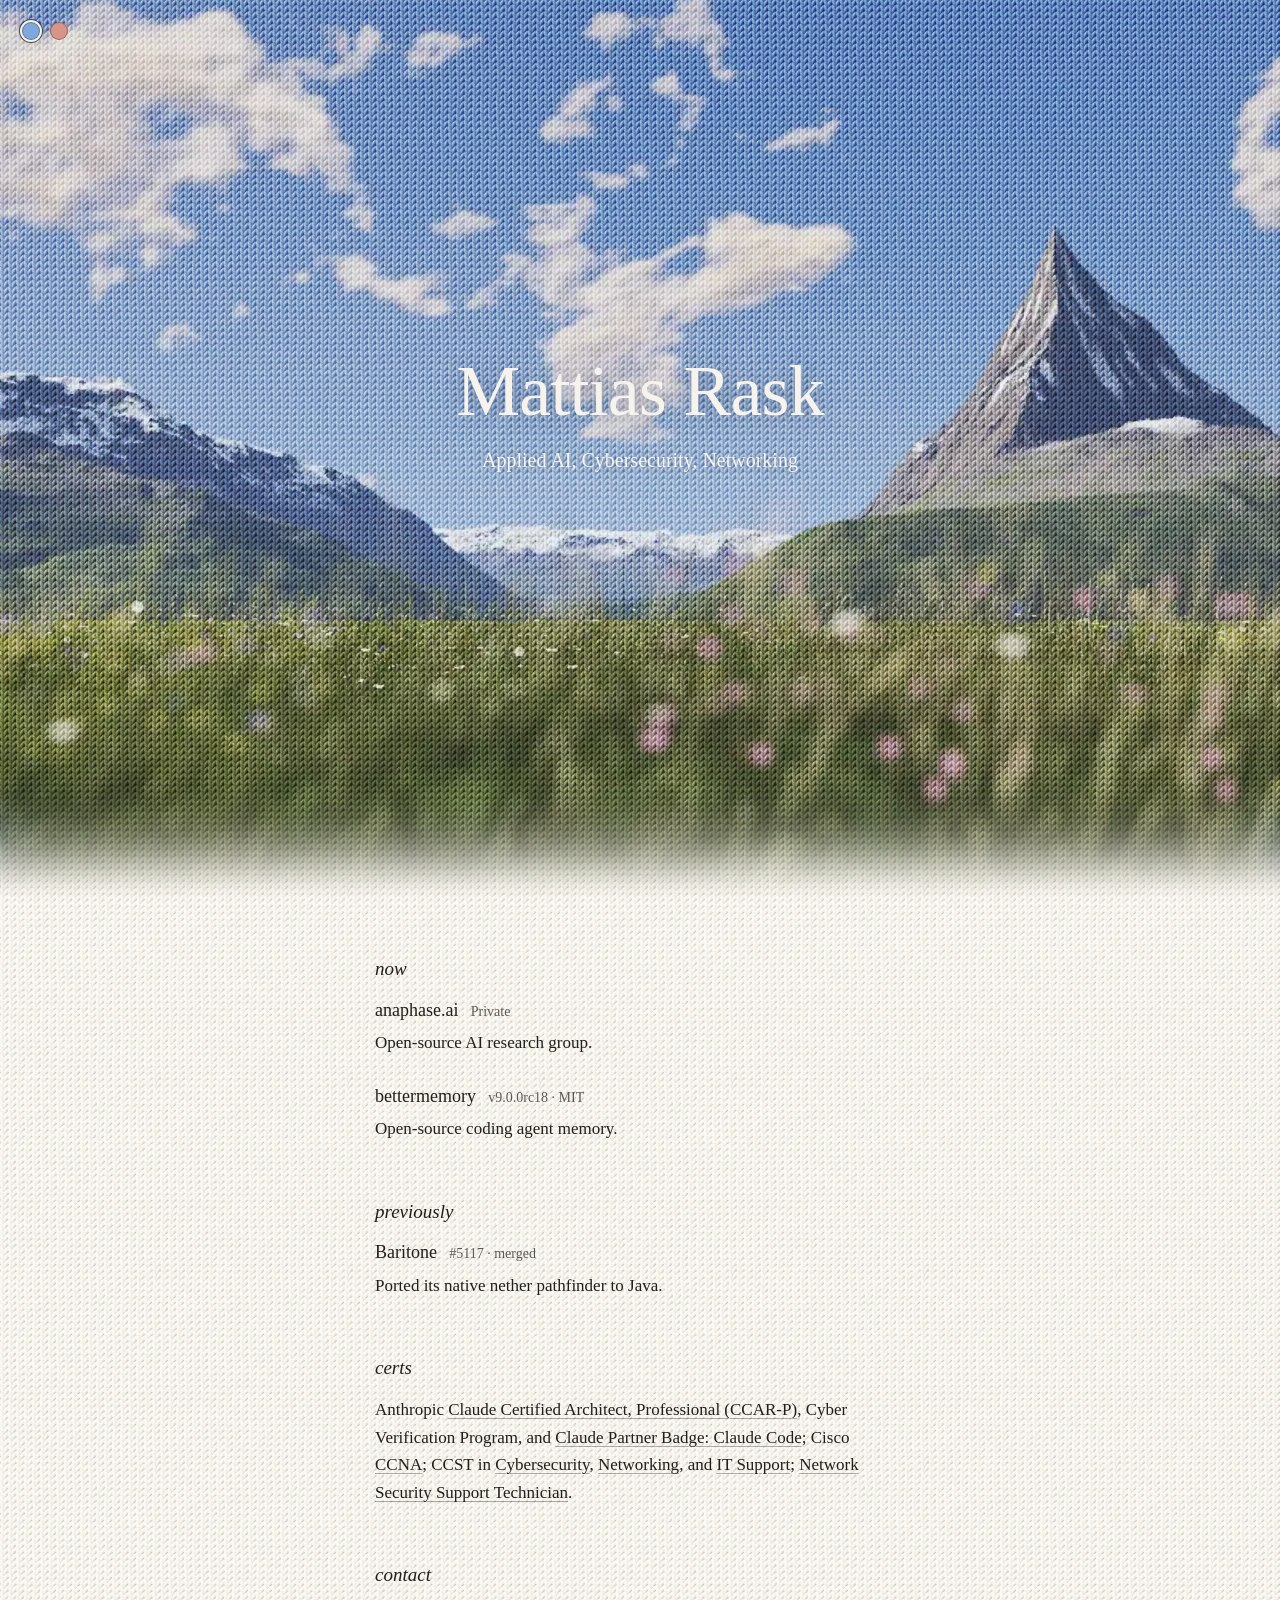
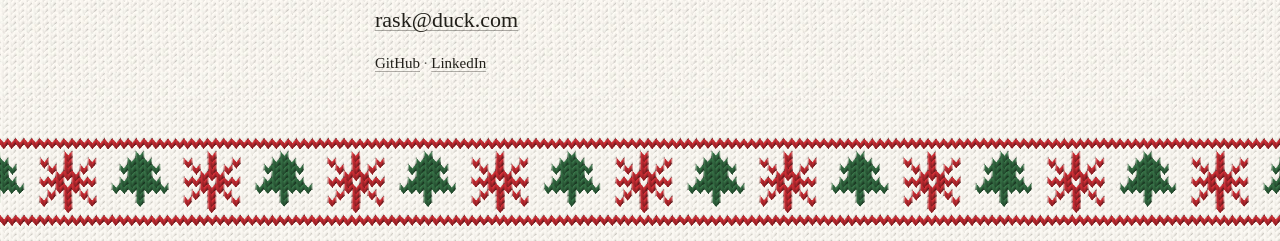
<file: index.html>
<!DOCTYPE html>
<html lang="en">

<head>
    <meta charset="UTF-8">
    <meta name="viewport" content="width=device-width, initial-scale=1.0, viewport-fit=cover">
    <meta http-equiv="Content-Security-Policy" content="default-src 'none'; script-src 'self' 'sha256-NExrqaUykCJQk/wLDgj8OIM+G3PmgjTUhuPQq14ORZI='; style-src 'self'; img-src 'self' data:; base-uri 'none'; form-action 'none'">
    <meta name="referrer" content="strict-origin-when-cross-origin">
    <meta name="theme-color" content="#6282b6">
    <meta name="description" content="Software engineer in Boston building security tools, AI agents, and low-level systems.">
    <meta name="author" content="Mattias Rask">
    <title>Mattias Rask</title>

    <link rel="canonical" href="https://0mattias.github.io/">

    <meta property="og:type" content="website">
    <meta property="og:url" content="https://0mattias.github.io/">
    <meta property="og:title" content="Mattias Rask">
    <meta property="og:description" content="Software engineer in Boston building security tools, AI agents, and low-level systems.">
    <meta property="og:image" content="https://0mattias.github.io/og.jpg">
    <meta property="og:image:type" content="image/jpeg">
    <meta property="og:image:width" content="1200">
    <meta property="og:image:height" content="630">
    <meta property="og:image:alt" content="The name Mattias Rask, with Applied AI, Cybersecurity, Networking beneath it, embroidered over a knitted alpine meadow and the Matterhorn, ending in a sweater band of snowflakes and Christmas trees.">
    <meta property="og:locale" content="en_US">
    <meta name="twitter:card" content="summary_large_image">
    <meta name="twitter:title" content="Mattias Rask">
    <meta name="twitter:description" content="Software engineer in Boston building security tools, AI agents, and low-level systems.">
    <meta name="twitter:image" content="https://0mattias.github.io/og.jpg">

    <link rel="icon" href="/favicon.ico" sizes="16x16 32x32 48x48">
    <link rel="icon" href="data:image/svg+xml,%3Csvg%20xmlns='http://www.w3.org/2000/svg'%20viewBox='0%200%2064%2064'%3E%3Crect%20width='64'%20height='64'%20rx='13'%20fill='%23211f19'/%3E%3Ctext%20x='32'%20y='47'%20font-family='Charter,Georgia,serif'%20font-size='42'%20fill='%23f6f3ec'%20text-anchor='middle'%3EM%3C/text%3E%3C/svg%3E" type="image/svg+xml">
    <link rel="apple-touch-icon" sizes="180x180" href="/apple-touch-icon.png">

    <script>
    (function () {
        var d = document.documentElement, look = 'day', sky = { day: '#6282b6', dusk: '#495282' };
        try {
            look = new URLSearchParams(location.search).get('look') || sessionStorage.getItem('look') || look;
        } catch (err) {}
        if (!/^(day|dusk)$/.test(look)) look = 'day';
        d.setAttribute('data-look', look);
        d.className += ' js';
        document.querySelector('meta[name="theme-color"]').setAttribute('content', sky[look]);
        /* the meadow's script never came: its still stands sharp, as it does without WebGL;
           the cloth's never came: the paper laid ahead of time is the cloth */
        addEventListener('error', function (ev) {
            var src = ev.target && ev.target.src || '';
            if (/\/sky\.js/.test(src)) d.classList.add('still');
            if (/\/cloth\.js/.test(src)) d.classList.add('clothed');
        }, true);
        var w = innerWidth, h = innerHeight, a = w / Math.max(h, 480);
        if (a <= 4) {
            var still = new Image(), on = function () { d.classList.add('pic'); };
            still.fetchPriority = 'high';
            still.src = '/stills/' + look + '-' + (a > 1.5 ? 'wide' : 'tall') + '.webp';
            if (still.decode) still.decode().then(on, function () {});
            else still.onload = on;
        }
    })();
    </script>
    <link rel="stylesheet" href="/style.css?v=20261119c">
    <script src="/knit.js?v=20261119b" defer></script>
    <script src="/sew.js?v=20261119a" defer></script>
    <script src="/cloth.js?v=20261119b" defer></script>
    <script src="/sky.js?v=20261119c" defer></script>

    <script type="application/ld+json">
    {
        "@context": "https://schema.org",
        "@type": "Person",
        "name": "Mattias Rask",
        "url": "https://0mattias.github.io/",
        "jobTitle": "Software Engineer",
        "description": "Software engineer in Boston building security tools, AI agents, and low-level systems.",
        "address": {"@type": "PostalAddress", "addressLocality": "Boston", "addressRegion": "MA", "addressCountry": "US"},
        "hasCredential": [
            {"@type": "EducationalOccupationalCredential", "name": "Claude Certified Architect, Professional (CCAR-P)", "credentialCategory": "certification", "recognizedBy": {"@type": "Organization", "name": "Anthropic"}, "url": "https://www.credly.com/badges/a7a2b443-5fba-49c4-a068-0e84387325be"},
            {"@type": "EducationalOccupationalCredential", "name": "Cisco Certified Network Associate (CCNA)", "credentialCategory": "certification", "url": "https://www.credly.com/badges/baafdf3b-ad3c-499d-9048-1e284973c597/public_url"},
            {"@type": "EducationalOccupationalCredential", "name": "Cisco Certified Support Technician: Cybersecurity", "credentialCategory": "certification", "url": "https://www.credly.com/badges/59b8cf25-5772-4666-b70b-3b246f8f3856/public_url"},
            {"@type": "EducationalOccupationalCredential", "name": "Cisco Certified Support Technician: Networking", "credentialCategory": "certification", "url": "https://www.credly.com/badges/ad5c05b2-f026-48c8-b0bf-4adf0138b74a/public_url"},
            {"@type": "EducationalOccupationalCredential", "name": "Cisco Certified Support Technician: IT Support", "credentialCategory": "certification", "url": "https://www.credly.com/badges/aa0f5642-5627-4bc9-8b54-8734fc828822/public_url"},
            {"@type": "EducationalOccupationalCredential", "name": "Network Security Support Technician (Certiport, a Pearson VUE business)", "credentialCategory": "certification", "url": "https://www.credly.com/badges/fe2b7793-e2ba-421e-8332-de1af03226bd/public_url"},
            {"@type": "EducationalOccupationalCredential", "name": "Anthropic Cyber Verification Program", "credentialCategory": "verification"},
            {"@type": "EducationalOccupationalCredential", "name": "Claude Partner Badge: Claude Code (Anthropic)", "credentialCategory": "certification", "url": "https://www.credly.com/badges/cbf95db0-eea3-47ac-8917-c050d514ed53/public_url"}
        ],
        "sameAs": ["https://github.com/0Mattias", "https://www.linkedin.com/in/mattiasrask"]
    }
    </script>
</head>

<body>

    <a class="skip" href="#main">skip to content</a>

    <header class="letterhead">
        <div class="scene" aria-hidden="true"><canvas id="sky"></canvas></div>
        <div class="words">
            <h1 class="name" data-sew>Mattias Rask</h1>
            <p class="dateline" data-sew><span>Applied AI,</span> <span>Cybersecurity,</span> <span>Networking</span></p>
        </div>
        <div class="looks" role="group" aria-label="Time of day" data-sew="still">
            <button type="button" data-look="day" title="Day" aria-pressed="false" data-sew-dot>day</button>
            <button type="button" data-look="dusk" title="Afternoon" aria-pressed="false" data-sew-dot>afternoon</button>
        </div>
    </header>

    <main id="main">

        <section id="now">
            <h2 data-sew="still">now</h2>

            <div class="entry" data-sew="still">
                <h3><a href="https://anaphase.ai/" target="_blank" rel="noopener noreferrer">anaphase.ai</a></h3> <span class="annot">Private</span>
                <p><span class="whole">Open-source</span> AI research group.</p>
            </div>

            <div class="entry" data-sew="still">
                <h3><a href="https://github.com/0Mattias/bettermemory" target="_blank" rel="noopener noreferrer">bettermemory</a></h3> <span class="annot">v9.0.0rc18 &middot; MIT</span>
                <p><span class="whole">Open-source</span> coding agent memory.</p>
            </div>
        </section>

        <section id="previously">
            <h2 data-sew="still">previously</h2>

            <div class="entry" data-sew="still">
                <h3><a href="https://github.com/cabaletta/baritone/pull/5117" target="_blank" rel="noopener noreferrer">Baritone</a></h3> <span class="annot">#5117 &middot; merged</span>
                <p>Ported its native nether pathfinder to Java.</p>
            </div>
        </section>

        <section id="certs">
            <h2 data-sew="still">certs</h2>

            <p data-sew="still">Anthropic <a href="https://www.credly.com/badges/a7a2b443-5fba-49c4-a068-0e84387325be" target="_blank" rel="noopener noreferrer">Claude Certified Architect, Professional (<span class="whole">CCAR-P</span>)</a>, Cyber Verification Program, and <a href="https://www.credly.com/badges/cbf95db0-eea3-47ac-8917-c050d514ed53/public_url" target="_blank" rel="noopener noreferrer">Claude Partner Badge: Claude Code</a>; Cisco <a href="https://www.credly.com/badges/baafdf3b-ad3c-499d-9048-1e284973c597/public_url" target="_blank" rel="noopener noreferrer">CCNA</a>; CCST in <a href="https://www.credly.com/badges/59b8cf25-5772-4666-b70b-3b246f8f3856/public_url" target="_blank" rel="noopener noreferrer">Cybersecurity</a>, <a href="https://www.credly.com/badges/ad5c05b2-f026-48c8-b0bf-4adf0138b74a/public_url" target="_blank" rel="noopener noreferrer">Networking</a>, and <a href="https://www.credly.com/badges/aa0f5642-5627-4bc9-8b54-8734fc828822/public_url" target="_blank" rel="noopener noreferrer">IT Support</a>; <a href="https://www.credly.com/badges/fe2b7793-e2ba-421e-8332-de1af03226bd/public_url" target="_blank" rel="noopener noreferrer">Network Security Support Technician</a>.</p>

        </section>

        <section id="contact">
            <h2 data-sew="still">contact</h2>

            <p class="mail-big" data-sew="still"><a href="mailto:rask@duck.com">rask@duck.com</a></p>

            <p class="small" data-sew="still"><a href="https://github.com/0Mattias" target="_blank" rel="me noopener noreferrer">GitHub</a> &middot; <a href="https://www.linkedin.com/in/mattiasrask" target="_blank" rel="me noopener noreferrer">LinkedIn</a></p>
        </section>

    </main>

    <div class="hem" aria-hidden="true"></div>

</body>

</html>
</file>
<file: style.css>
@property --paper { syntax: '<color>'; inherits: true; initial-value: #f6f3ec; }
@property --ink { syntax: '<color>'; inherits: true; initial-value: #211f19; }
@property --quiet { syntax: '<color>'; inherits: true; initial-value: rgba(33, 31, 25, 0.72); }
@property --underline { syntax: '<color>'; inherits: true; initial-value: rgba(33, 31, 25, 0.35); }
@property --accent { syntax: '<color>'; inherits: true; initial-value: #9a4a12; }
@property --wash { syntax: '<color>'; inherits: true; initial-value: #e7d8c9; }
@property --sky { syntax: '<color>'; inherits: true; initial-value: #6282b6; }
@property --sew-under { syntax: '<color>'; inherits: true; initial-value: transparent; }
@property --yarn-a { syntax: '<color>'; inherits: false; initial-value: #a3262c; }
@property --yarn-b { syntax: '<color>'; inherits: false; initial-value: #2c5a39; }

:root {
    color-scheme: light;
    --serif: Charter, 'Bitstream Charter', 'Iowan Old Style', Georgia, 'Times New Roman', serif;
    --paper: #f6f3ec;
    --ink: #211f19;
    --quiet: rgba(33, 31, 25, 0.72);
    --underline: rgba(33, 31, 25, 0.35);
    --accent: #9a4a12;
    --wash: #e7d8c9;
    --sky: #6282b6;
    /* the yarns of the sweater the picture ends in: snowflakes and
       stripes, and trees. Only the picture reads them, here, so they are
       not handed down: a turn that eases them restyles this one element */
    --yarn-a: #a3262c;
    --yarn-b: #2c5a39;
    --fade: calc(var(--kh) * 20);
    --soft: 1.5vh;
    --dissolve: linear-gradient(to bottom,
        #000 calc(100% - var(--fade)),
        rgba(0, 0, 0, 0.972) calc(100% - var(--fade) * 0.9),
        rgba(0, 0, 0, 0.896) calc(100% - var(--fade) * 0.8),
        rgba(0, 0, 0, 0.784) calc(100% - var(--fade) * 0.7),
        rgba(0, 0, 0, 0.648) calc(100% - var(--fade) * 0.6),
        rgba(0, 0, 0, 0.5) calc(100% - var(--fade) * 0.5),
        rgba(0, 0, 0, 0.352) calc(100% - var(--fade) * 0.4),
        rgba(0, 0, 0, 0.216) calc(100% - var(--fade) * 0.3),
        rgba(0, 0, 0, 0.104) calc(100% - var(--fade) * 0.2),
        rgba(0, 0, 0, 0.028) calc(100% - var(--fade) * 0.1),
        transparent);
    --glimpse-day-wide: url([data-uri]);
    --glimpse-day-tall: url([data-uri]);
    --glimpse-dusk-wide: url([data-uri]);
    --glimpse-dusk-tall: url([data-uri]);
    --glimpse: var(--glimpse-day-wide);
    --poster: url(/stills/day-wide.webp);
    --kw-w: 7px;
    --kw: var(--kw-w);
    --kh: calc(var(--kw) * 0.8);
    --tile: calc(var(--kw) * 24) calc(var(--kh) * 30);
    --gap: clamp(40px, 7vh, 56px);
    --cloth-day: url(/stills/paper-day.webp?v=20261118a);
    --cloth-dusk: url(/stills/paper-dusk.webp?v=20261118a);
    --cloth: var(--cloth-day);
    --was: var(--cloth-dusk);
    transition-property: --paper, --ink, --quiet, --underline, --accent, --wash, --sky, --yarn-a, --yarn-b;
    transition-duration: var(--turn, 0s);
    transition-timing-function: cubic-bezier(0.45, 0, 0.55, 1);
}

:root[data-look="dusk"],
.letterhead {
    -webkit-font-smoothing: antialiased;
    -moz-osx-font-smoothing: grayscale;
}

:root[data-look="dusk"] {
    color-scheme: dark;
    --paper: #231e22;
    --ink: #ede3d9;
    --quiet: rgba(237, 227, 217, 0.6);
    --underline: rgba(237, 227, 217, 0.3);
    --accent: #e2a27c;
    --wash: #4b3a3b;
    --sky: #495282;
    --yarn-a: #eadfd1;
    --yarn-b: #b8444a;
    --glimpse: var(--glimpse-dusk-wide);
    --poster: url(/stills/dusk-wide.webp);
    --cloth: var(--cloth-dusk);
    --was: var(--cloth-day);
}

@media (min-width: 725px) { :root { --kw-w: 8px; } }
@media (min-width: 975px) { :root { --kw-w: 9px; } }
@media (min-width: 1225px) { :root { --kw-w: 10px; } }
@media (min-width: 1475px) { :root { --kw-w: 11px; } }

/* and no bigger than a hundred and twenty to the hero's height, so a wide
   screen counts as many rows down its hero as a phone does, and the
   meadow, the band and the grass under it stand alike on both; in whole
   px, as the steps are */
@supports (width: round(1px, 1px)) and (height: 1svh) {
    :root { --kw: max(7px, min(var(--kw-w), round(100svh / 120, 1px))); }
}

@media (max-aspect-ratio: 3/2), (max-width: 720px) and (max-height: 480px) {
    :root { --glimpse: var(--glimpse-day-tall); --poster: url(/stills/day-tall.webp); }
    :root[data-look="dusk"] { --glimpse: var(--glimpse-dusk-tall); --poster: url(/stills/dusk-tall.webp); }
}

* { margin: 0; padding: 0; box-sizing: border-box; }

html {
    position: relative;
    min-height: 100%;
    background: var(--paper) var(--cloth) 0 0 / var(--tile) repeat;
    -webkit-text-size-adjust: 100%;
}

.cloth {
    position: absolute;
    inset: 0;
    z-index: -1;
    background: var(--was) 0 0 / var(--tile) repeat;
    opacity: 0;
    visibility: hidden;
    pointer-events: none;
}

/* Until the page's knitting is up, its paper lies under a veil of its
   own colour: as soft as the picture is while it comes, and lifted as
   the picture comes into focus, on the curve the picture sharpens on.
   It lies over the cloth a turn lays (which comes after it in the page)
   and under everything else. A page without the picture lifts it once
   its cloth is knitted; and should neither ever come, it lifts anyway */
html.js body::after {
    content: '';
    position: fixed;
    inset: 0;
    z-index: -1;
    background: var(--paper);
    pointer-events: none;
    transition: opacity 1.8s cubic-bezier(0.5, 0, 0.15, 1), visibility 0s 1.8s;
    animation: lift 1.8s cubic-bezier(0.5, 0, 0.15, 1) 12s forwards;
}

html.js.clothed.live body::after,
html.js.clothed.still body::after {
    opacity: 0;
    visibility: hidden;
}

html.js.clothed:not(:has(.letterhead)) body::after {
    opacity: 0;
    visibility: hidden;
}

@keyframes lift {
    to { opacity: 0; visibility: hidden; }
}

/* forced colours keep a picture laid as a background; the knit would hide
   the user's own Canvas behind it */
@media (forced-colors: active) {
    html { background-image: none; }
    .cloth, .hem canvas { display: none; }
}

@media (prefers-reduced-motion: no-preference) {
    html { scroll-behavior: smooth; }
}

body {
    color: var(--ink);
    font: 17px/1.62 var(--serif);
    font-kerning: normal;
}

body:has(.letterhead)::before {
    content: '';
    position: absolute;
    top: -100vh;
    left: 0;
    right: 0;
    height: 100vh;
    background: var(--sky);
}

::selection { background: var(--wash); color: var(--ink); }

a {
    color: var(--ink);
    text-decoration: underline;
    text-decoration-color: var(--underline);
    text-decoration-thickness: 1px;
    text-underline-offset: 3px;
    text-decoration-skip-ink: auto;
    --sew-under: var(--underline);
    transition: color 0.14s ease, text-decoration-color 0.14s ease, --sew-under 0.14s ease;
}

a:hover {
    color: var(--accent);
    text-decoration-color: currentColor;
    --sew-under: var(--accent);
}

html.turning a,
html.turning .looks button,
html.turning .places button {
    transition: none;
}

a:focus-visible {
    outline: 2px solid var(--accent);
    outline-offset: 2px;
}

strong { font-weight: 700; }

p, li { text-wrap: pretty; }

.whole { white-space: nowrap; }

h1, h2, h3 { text-wrap: balance; }

.skip {
    position: fixed;
    left: -9999px;
    top: 12px;
    z-index: 300;
    background: var(--ink);
    color: var(--paper);
    padding: 6px 12px;
    font: 14px/1.6 var(--serif);
    text-decoration: none;
}

.skip:focus { left: 12px; }

.letterhead {
    position: relative;
    height: 100vh;
    height: 100svh;
    min-height: 480px;
    overflow: hidden;
    display: flex;
    align-items: center;
    justify-content: center;
    text-align: center;
    padding: 0 24px;
    color: #f6f3ec;
    touch-action: pan-y pinch-zoom;
}

.scene {
    position: absolute;
    inset: 0;
    overflow: hidden;
    isolation: isolate;
}

.scene::before,
.scene::after {
    content: '';
    position: absolute;
    -webkit-mask-image: var(--dissolve);
    mask-image: var(--dissolve);
    -webkit-mask-origin: content-box;
    mask-origin: content-box;
    -webkit-mask-clip: content-box;
    mask-clip: content-box;
    -webkit-mask-size: 100% 100%;
    mask-size: 100% 100%;
    -webkit-mask-repeat: no-repeat;
    mask-repeat: no-repeat;
}

.scene::before {
    inset: -8vh;
    padding: 8vh;
    background: var(--sky) var(--glimpse) center / cover no-repeat;
    background-origin: content-box;
    filter: blur(3.4vh);
}

.scene::after {
    inset: -8vh;
    inset: calc(-1 * round(8vh, 1px));
    padding: 8vh;
    padding: round(8vh, 1px);
    background-position: 0 0, center;
    background-size: calc(var(--kw) * 24) calc(var(--kh) * 30), cover;
    background-repeat: repeat, no-repeat;
    background-origin: content-box;
    background-blend-mode: overlay, normal;
    opacity: 0;
    filter: blur(var(--soft));
    transition: opacity 0.8s ease, filter 1.4s cubic-bezier(0.4, 0, 0.2, 1);
}

@media (max-aspect-ratio: 3/2), (max-width: 720px) and (max-height: 480px) {
    .scene::before { background-position: 83.5% 66.2%; }
    .scene::after { background-position: 0 0, 83.5% 66.2%; }
}

html.pic .scene::after {
    background-image: none, var(--poster);
}

html.still .scene::after,
html:not(.js) .scene::after {
    background-image: url(/stills/knit.webp?v=20261114a), var(--poster);
}

html.pic .scene::after,
html:not(.js) .scene::after {
    opacity: 1;
}

html.still .scene::after,
html:not(.js) .scene::after {
    inset: 0;
    padding: 0;
    filter: none;
    transition: opacity 0.8s ease, filter 1.4s cubic-bezier(0.4, 0, 0.2, 1), top 0s 1.4s, right 0s 1.4s, bottom 0s 1.4s, left 0s 1.4s, padding 0s 1.4s;
}

.scene:has(#sky.drawn)::before,
.scene:has(#sky.drawn)::after {
    visibility: hidden;
    transition: opacity 0.8s ease, visibility 0s 1.4s;
}

#sky,
.under {
    position: absolute;
    z-index: 1;
    inset: 0;
    width: 100%;
    height: 100%;
    display: block;
    object-fit: cover;
}

#sky.woven,
.under.woven,
.scene .alt.woven {
    object-fit: fill;
}

#sky:not(.woven),
.under:not(.woven),
.scene .alt:not(.woven) {
    -webkit-mask-image: var(--dissolve);
    mask-image: var(--dissolve);
}

#sky {
    opacity: 0;
    transition: opacity 1.2s cubic-bezier(0.4, 0, 0.2, 1), filter 1.8s cubic-bezier(0.5, 0, 0.15, 1);
}

html:not(.live) #sky { filter: blur(var(--soft)); }

#sky.drawn { opacity: 1; }

#sky.swap { transition-duration: 0.6s; }

.under { opacity: 0; }

.scene .alt {
    position: absolute;
    z-index: 2;
    inset: 0;
    width: 100%;
    height: 100%;
    display: block;
    object-fit: cover;
    opacity: 0;
    visibility: hidden;
    transition: opacity 0.9s cubic-bezier(0.45, 0, 0.25, 1), visibility 0s 0.9s;
}

.scene .alt.on {
    opacity: 1;
    visibility: visible;
    transition: opacity 0.9s cubic-bezier(0.45, 0, 0.25, 1), visibility 0s;
}

html.afar .scene::before,
html.afar .scene::after {
    visibility: hidden;
}

.under.on { opacity: 1; }

.letterhead .words {
    position: relative;
    top: -4vh;
}

.letterhead .name,
.letterhead .dateline {
    animation: rise 1.2s cubic-bezier(0.2, 0.7, 0.2, 1) both;
}

.letterhead .dateline { animation-delay: 0.14s; }

@keyframes rise {
    from { opacity: 0; transform: translateY(12px); }
}

@keyframes fade {
    from { opacity: 0; }
    to { opacity: 1; }
}

.load {
    position: absolute;
    top: 100%;
    left: 50%;
    width: 120px;
    height: 1px;
    margin: 26px 0 0 -60px;
    overflow: hidden;
    background: rgba(246, 243, 236, 0.2);
    box-shadow: 0 1px 12px rgba(20, 30, 60, 0.22);
    pointer-events: none;
    animation: fade 0.7s ease 0.2s both;
}

.load i {
    position: absolute;
    inset: 0;
    background: linear-gradient(to right, rgba(246, 243, 236, 0.5), rgba(246, 243, 236, 0.95));
    transform: scaleX(0);
    transform-origin: 0 50%;
    transition: transform 0.9s cubic-bezier(0.22, 0.7, 0.25, 1);
}

.load::after {
    content: '';
    position: absolute;
    top: 0;
    bottom: 0;
    left: 0;
    width: 40%;
    background: linear-gradient(to right, transparent, rgba(255, 255, 255, 0.85), transparent);
    animation: glint 1.8s cubic-bezier(0.45, 0, 0.55, 1) 0.6s infinite both;
}

.load.soon { animation-duration: 0.35s; animation-delay: 0s; }

@keyframes glint {
    from { transform: translateX(-100%); }
    to { transform: translateX(250%); }
}

@media (prefers-reduced-motion: reduce) {
    .letterhead .name, .letterhead .dateline, .load { animation: none; }
    .load::after { display: none; }
}

.letterhead .name {
    font: 400 clamp(38px, 6.4vw, 72px)/1.08 var(--serif);
    letter-spacing: -0.012em;
    text-shadow: 0 2px 22px rgba(20, 30, 60, 0.34);
    --sew-thread: rgb(246, 243, 236);
    --sew-edge: rgb(38, 44, 62);
}

.letterhead .dateline {
    margin: 14px 0 0;
    font: 400 clamp(16px, 1.7vw, 20px)/1.5 var(--serif);
    color: rgb(246, 243, 236);
    text-shadow: 0 1px 12px rgba(20, 30, 60, 0.34);
    text-wrap: balance;
    --sew-thread: rgb(246, 243, 236);
    --sew-edge: rgb(38, 44, 62);
}

.dateline span { white-space: nowrap; }

[data-sew] { position: relative; }

.thread {
    position: absolute;
    display: none;
    pointer-events: none;
    -webkit-user-select: none;
    user-select: none;
}

.sewn > .thread,
.basting > .thread { display: block; }

[data-sew].sewn,
[data-sew].basting { text-shadow: none; }

[data-sew].sewn { -webkit-text-fill-color: transparent; }

[data-sew].sewn a { text-decoration-color: transparent; }

[data-sew].basting { transition: text-shadow 0.6s ease; }

.basting > .thread { animation: fade 0.6s ease both; }

@media (forced-colors: active) {
    .sewn > .thread,
    .basting > .thread { display: none; }
    [data-sew].sewn { -webkit-text-fill-color: currentColor; }
    [data-sew].sewn a { text-decoration-color: currentColor; }
}

.looks {
    position: absolute;
    left: max(22px, env(safe-area-inset-left));
    top: max(22px, env(safe-area-inset-top));
    display: none;
    gap: 10px;
    opacity: 0;
    visibility: hidden;
    transition: opacity 0.9s ease, visibility 0s 0.9s;
}

html.sky .looks { display: flex; }

html.live .looks,
html.still .looks,
html.placed .looks {
    opacity: 1;
    visibility: visible;
    transition: opacity 0.9s ease 0.5s, visibility 0s 0.5s;
}

.looks button {
    position: relative;
    width: 18px;
    height: 18px;
    padding: 0;
    border-radius: 50%;
    border: 1px solid var(--underline);
    background: var(--sw);
    color: transparent;
    font-size: 0;
    cursor: pointer;
    -webkit-tap-highlight-color: transparent;
    transition: transform 0.2s ease, box-shadow 0.2s ease;
}

.looks button[data-look="day"] { --sw: #7ea9de; --sew-edge: #4f72a3; }
.looks button[data-look="dusk"] { --sw: #d8938a; --sew-edge: #9b5c55; }

.looks button {
    --sew-thread: var(--sw);
    --sew-size: 40;
    --sew-ring: var(--quiet);
}

.looks.sewn button {
    background: transparent;
    border-color: transparent;
    box-shadow: none;
}

.looks button::before {
    content: '';
    position: absolute;
    inset: -5px;
    border-radius: 50%;
}

.looks button:hover { transform: scale(1.15); }

.looks button[aria-pressed="true"] { box-shadow: 0 0 0 2px var(--paper), 0 0 0 3px var(--quiet); }

.looks button:focus-visible {
    outline: 2px solid var(--accent);
    outline-offset: 4px;
}

@media (forced-colors: active) {
    .looks button { forced-color-adjust: none; border-color: CanvasText; }
    .looks button[aria-pressed="true"] { box-shadow: 0 0 0 2px Canvas, 0 0 0 4px Highlight; }
    .looks button:focus-visible { outline-color: CanvasText; }
}

.places {
    position: absolute;
    left: calc(max(22px, env(safe-area-inset-left)) + 90px);
    top: max(22px, env(safe-area-inset-top));
    height: 18px;
    display: none;
    align-items: center;
    font: italic 400 15px/1 var(--serif);
    color: var(--quiet);
    opacity: 0;
    visibility: hidden;
    transition: opacity 0.9s ease, visibility 0s 0.9s;
}

html.sky .places:not([hidden]) { display: flex; }

html.live .places,
html.still .places,
html.placed .places {
    opacity: 1;
    visibility: visible;
    transition: opacity 0.9s ease 0.5s, visibility 0s 0.5s;
}

.places .place {
    min-width: 6.6em;
    text-align: center;
    white-space: nowrap;
}

.places button {
    width: 26px;
    height: 26px;
    margin: -4px 0;
    padding: 0 0 2px;
    border: 0;
    border-radius: 50%;
    background: none;
    color: inherit;
    font: 400 21px/1 var(--serif);
    cursor: pointer;
    -webkit-tap-highlight-color: transparent;
    transition: color 0.2s ease, transform 0.2s ease;
}

.places button:hover { color: var(--ink); transform: scale(1.12); }

.places button:focus-visible {
    outline: 2px solid var(--accent);
    outline-offset: 1px;
}

main {
    max-width: 34em;
    margin: 0 auto;
    padding-left: 24px;
    padding-right: 24px;
}

main { padding-top: var(--gap); }

section { margin-bottom: var(--gap); scroll-margin-top: 24px; }

section:last-child { margin-bottom: 0; }

h2 {
    font: italic 400 19px/1.4 var(--serif);
    margin-bottom: 14px;
}

p { margin-bottom: 14px; }

p:last-child { margin-bottom: 0; }

.small {
    font: 400 15px/1.8 var(--serif);
    color: var(--quiet);
}

.entry { margin-bottom: 26px; }

.entry:last-child { margin-bottom: 0; }

.entry h3 {
    font: 400 18px/1.4 var(--serif);
    display: inline;
}

.entry h3 a { text-decoration: none; }
.entry h3 a:hover { color: var(--accent); }

.annot {
    font: 400 14px/1.7 var(--serif);
    color: var(--quiet);
    white-space: nowrap;
}

.entry > .annot { margin-left: 8px; }

.entry p { margin: 5px 0 0; }

.mail-big { font: 400 22px/1.5 var(--serif); }
.mail-big a { text-decoration-color: var(--underline); }

.gone {
    min-height: 82vh;
    display: flex;
    flex-direction: column;
    align-items: center;
    justify-content: center;
    gap: 0.85rem;
    text-align: center;
}

.gone .name {
    font: 400 clamp(29px, 5vw, 38px)/1.1 var(--serif);
    letter-spacing: -0.01em;
}

.gone .name a { text-decoration: none; color: var(--ink); }
.gone .name a:hover { color: var(--accent); }

.gone p { margin: 0; }

.gone a { color: var(--accent); }

/* the page's last rows, where cloth.js knits a sweater's band into the
   paper, its lower stripe two rows from the foot as the hero's is, and
   its upper one as far below the last words as the hero's lower one is
   above the first; until it is knitted, and where it cannot be, they
   are the paper */
.hem {
    position: relative;
    height: calc(var(--kh) * 20);
    margin-top: calc(var(--gap) - var(--kh) * 3);
    overflow: hidden;
    pointer-events: none;
}

.hem canvas {
    position: absolute;
    top: 0;
    left: 0;
    z-index: -1;
    display: block;
    visibility: hidden;
}

.hem.made canvas { visibility: visible; }

@media (pointer: coarse) {
    .looks { gap: 16px; }
    .looks button::before { inset: -8px; }
    .places { left: calc(max(22px, env(safe-area-inset-left)) + 104px); }
    .places button { width: 36px; height: 36px; margin: -9px 0; }
}

@media (max-width: 540px) {
    body { font-size: 16px; }
    main { padding-left: 20px; padding-right: 20px; }
    .letterhead { padding: 0 20px; }
    .annot { white-space: normal; }
}

@media (max-width: 310px) {
    .places .place { min-width: 5.2em; }
}

@media print {
    :root, :root[data-look] {
        color-scheme: light;
        --paper: #fff;
        --ink: #211f19;
        --quiet: rgba(33, 31, 25, 0.72);
        --underline: rgba(33, 31, 25, 0.35);
        --accent: #9a4a12;
    }
    body { background: #fff; }
    body:has(.letterhead)::before { display: none; }
    main { max-width: none; padding: 0; }
    html { background: #fff; }
    .skip, .scene, .looks, .places, .load, .thread, .cloth, .hem { display: none !important; }
    body::after { display: none !important; }
    [data-sew].sewn { -webkit-text-fill-color: currentColor; }
    [data-sew].sewn a { text-decoration-color: currentColor; }
    .letterhead { height: auto; min-height: 0; padding: 0 0 32px; color: #000; }
    .letterhead .words { top: 0; }
    .letterhead .name, .letterhead .dateline { text-shadow: none; }
    .letterhead .dateline { color: #555; }
    a { color: #000; text-decoration: none; }
    #contact a[href^="http"]::after {
        content: " (" attr(href) ")";
        font-size: 10px;
        color: var(--quiet);
    }
    .entry { break-inside: avoid; }
}
</file>
